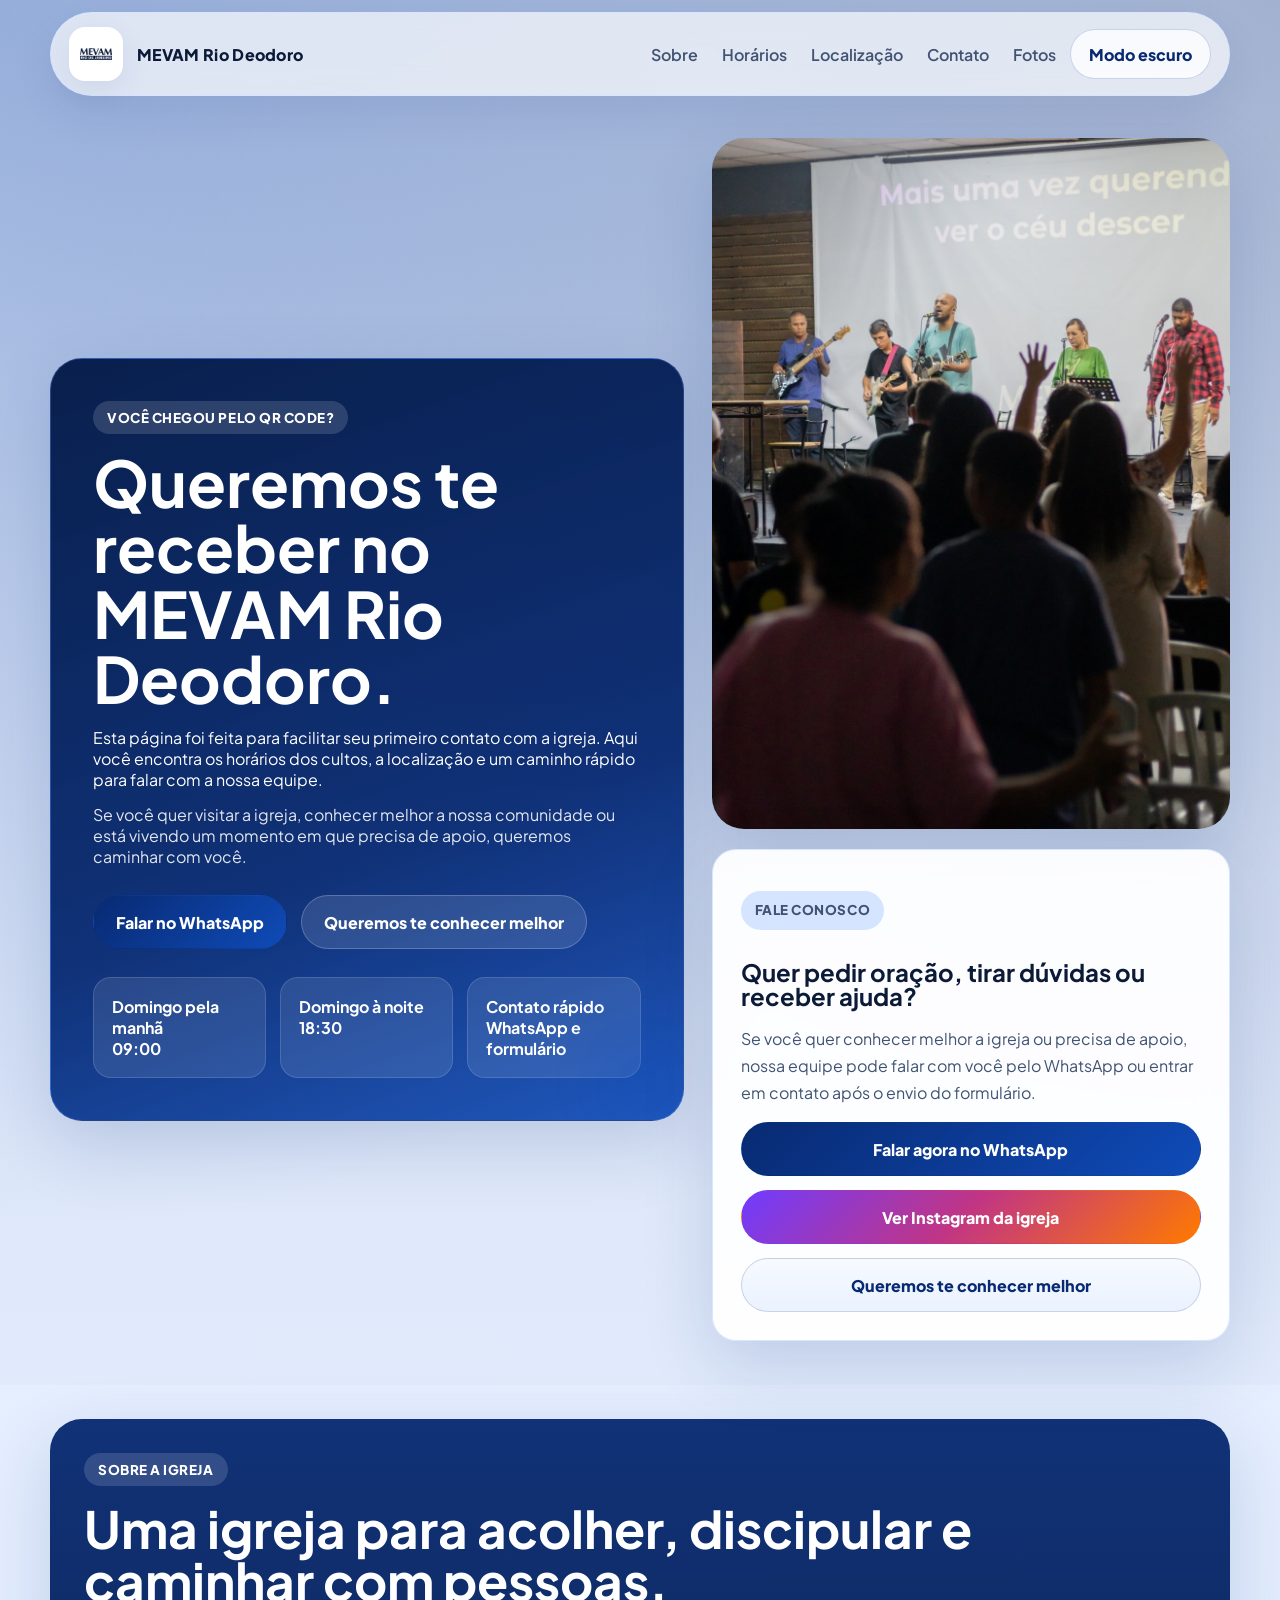
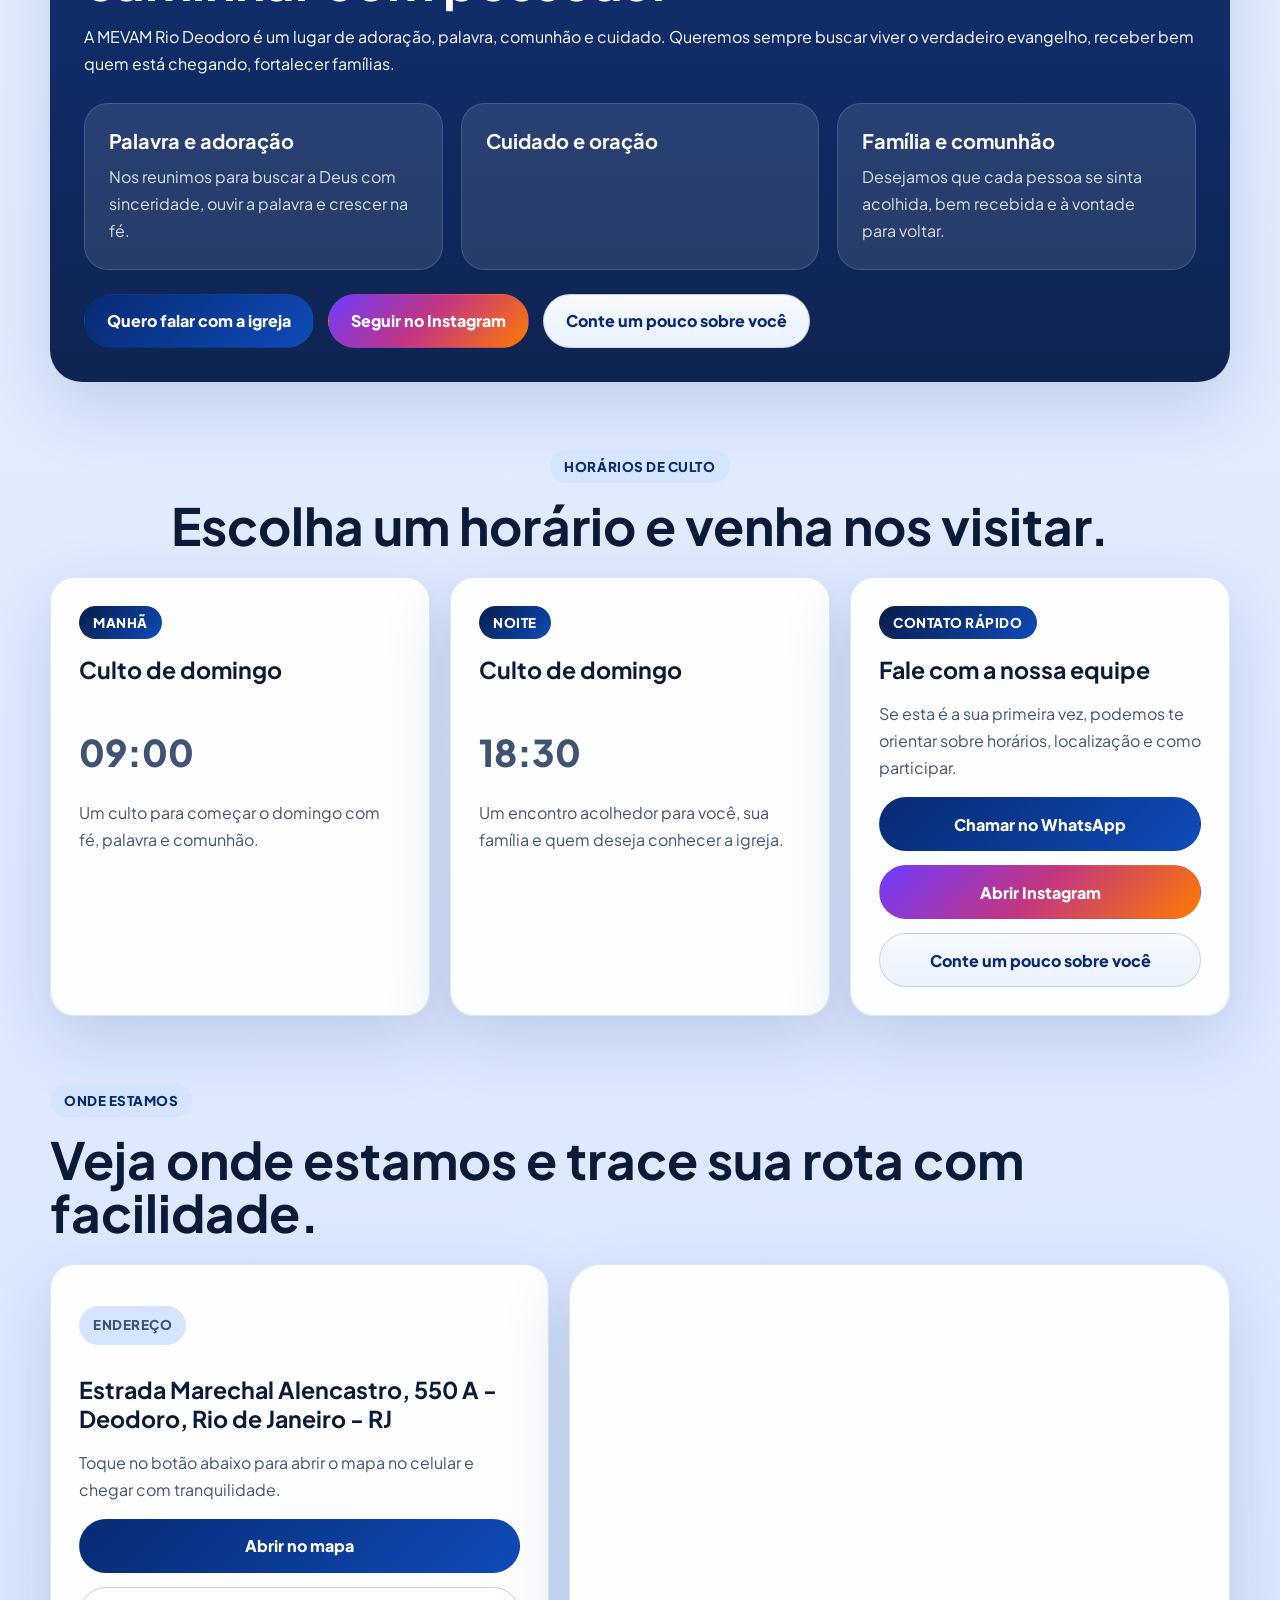
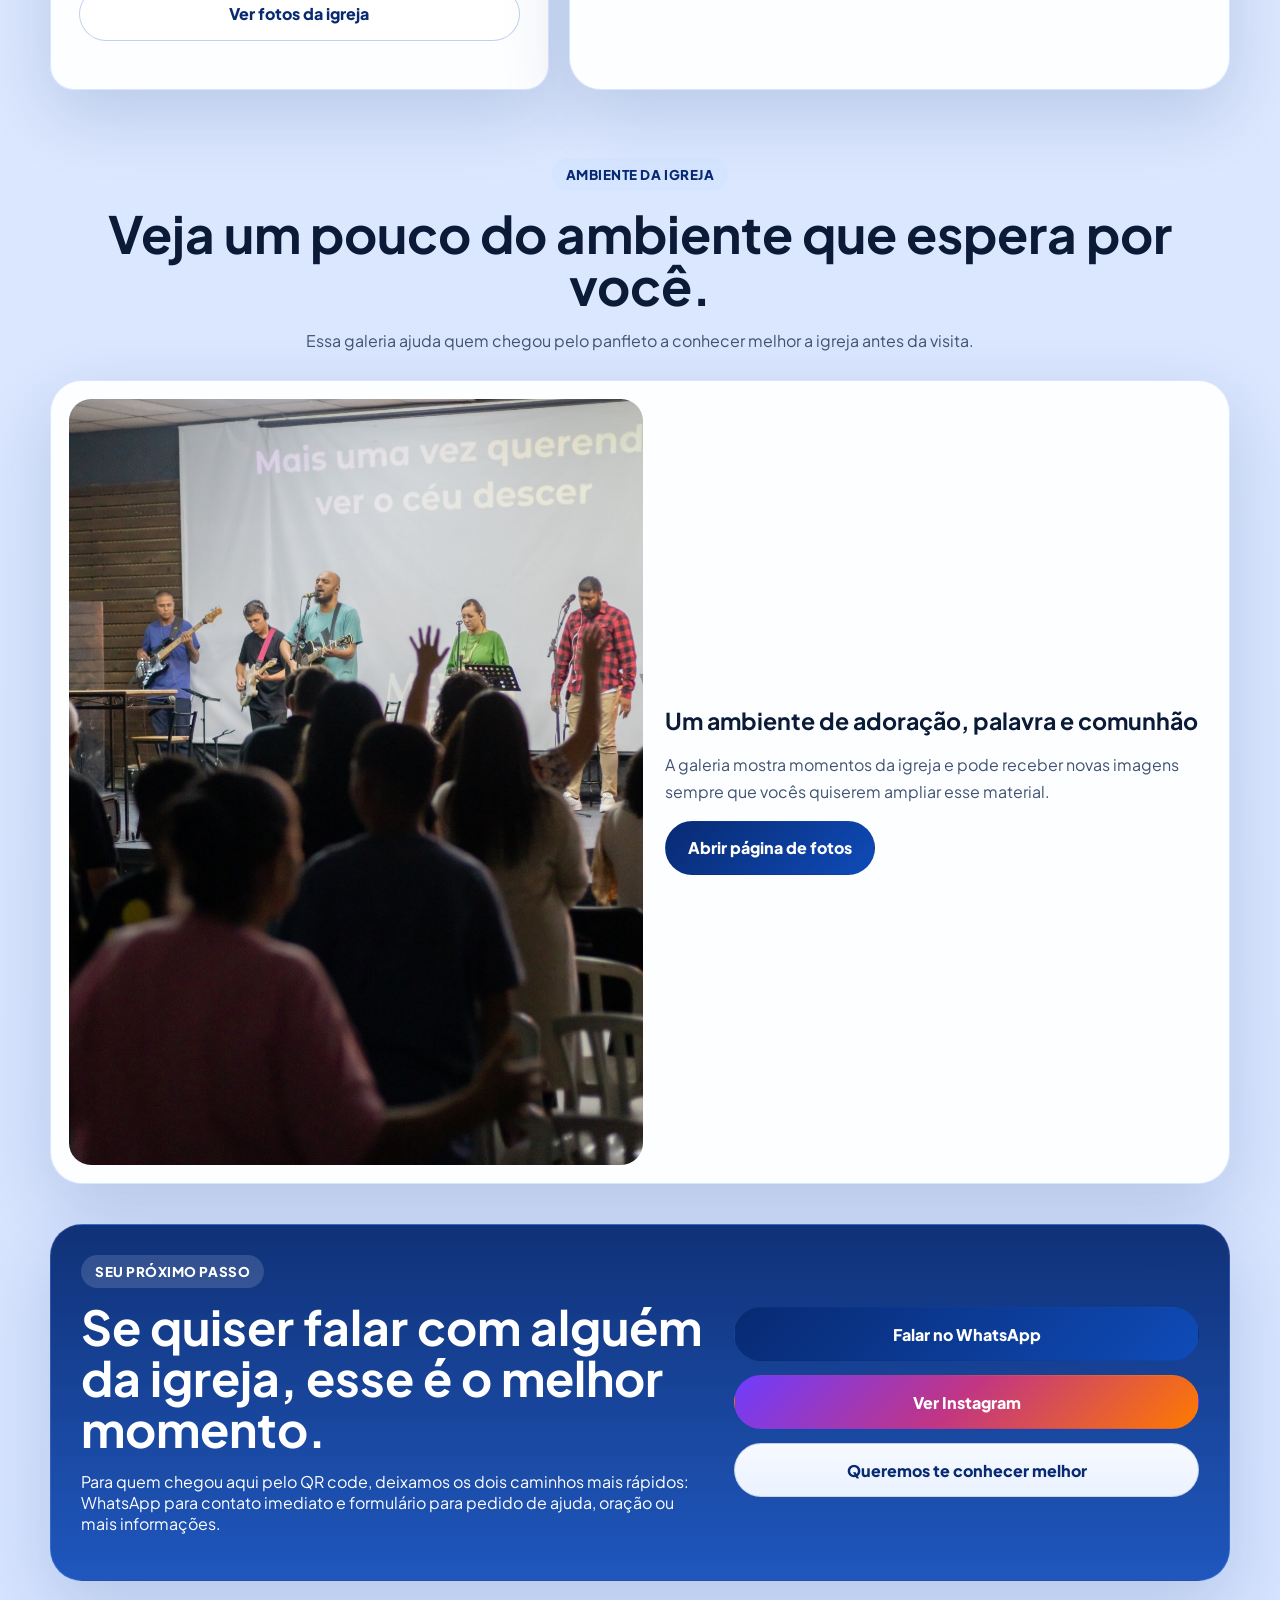
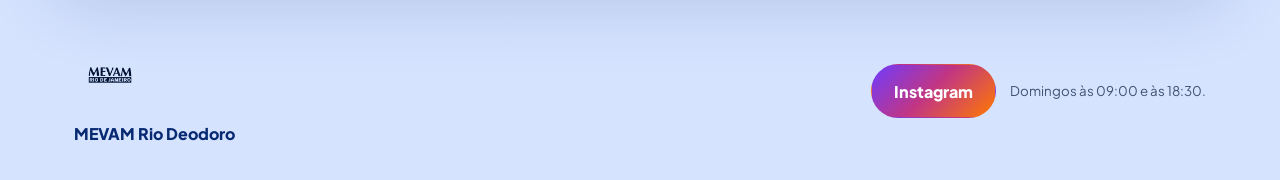
<file: Frontend/index.html>
<!DOCTYPE html>
<html lang="pt-BR">
<head>
  <meta charset="UTF-8">
  <meta name="viewport" content="width=device-width, initial-scale=1.0">
  <meta
    name="description"
    content="Escaneou o QR code? Conheça a MEVAM Rio Deodoro, veja os horários de culto, localização e fale conosco agora."
  >
  <title>MEVAM Rio Deodoro</title>
  <script>
    (() => {
      try {
        const savedTheme = localStorage.getItem("mevam-theme");
        const prefersDark = window.matchMedia("(prefers-color-scheme: dark)").matches;
        const theme = savedTheme || (prefersDark ? "dark" : "light");
        document.documentElement.setAttribute("data-theme", theme);
      } catch (error) {
        document.documentElement.setAttribute("data-theme", "light");
      }
    })();
  </script>
  <link rel="preconnect" href="https://fonts.googleapis.com">
  <link rel="preconnect" href="https://fonts.gstatic.com" crossorigin>
  <link href="https://fonts.googleapis.com/css2?family=Plus+Jakarta+Sans:wght@400;500;600;700;800&display=swap" rel="stylesheet">
  <link rel="stylesheet" href="styles.css">
</head>
<body>
  <header class="hero-shell" id="inicio">
    <nav class="topbar" aria-label="Navegação principal">
      <a class="brand" href="#inicio" aria-label="Voltar ao início">
        <img src="LOGO VERTICAL - AZUL.png" alt="Logo do MEVAM Rio Deodoro">
        <span>MEVAM Rio Deodoro</span>
      </a>

      <div class="topbar-actions">
        <div class="nav-links">
          <a href="#sobre">Sobre</a>
          <a href="#cultos">Horários</a>
          <a href="#localizacao">Localização</a>
          <a href="#contato">Contato</a>
          <a href="fotos.html">Fotos</a>
        </div>

        <button class="theme-toggle" type="button" data-theme-toggle aria-pressed="false">
          <span data-theme-toggle-label>Modo escuro</span>
        </button>
      </div>
    </nav>

    <section class="hero">
      <div class="hero-copy">
        <span class="eyebrow">Você chegou pelo QR code?</span>
        <h1>Queremos te receber no MEVAM Rio Deodoro.</h1>
        <p>
          Esta página foi feita para facilitar seu primeiro contato com a igreja. Aqui você encontra
          os horários dos cultos, a localização e um caminho rápido para falar com a nossa equipe.
        </p>

        <p class="hero-support-copy">
          Se você quer visitar a igreja, conhecer melhor a nossa comunidade ou está vivendo um momento
          em que precisa de apoio, queremos caminhar com você.
        </p>

        <div class="hero-actions">
          <a class="button primary" data-whatsapp-link href="#" target="_blank" rel="noreferrer">
            Falar no WhatsApp
          </a>
          <a class="button secondary" data-forms-link href="#" target="_blank" rel="noreferrer">
            Queremos te conhecer melhor
          </a>
        </div>

        <div class="quick-highlights" aria-label="Informações rápidas">
          <article>
            <strong>Domingo pela manhã</strong>
            <span>09:00</span>
          </article>
          <article>
            <strong>Domingo à noite</strong>
            <span>18:30</span>
          </article>
          <article>
            <strong>Contato rápido</strong>
            <span>WhatsApp e formulário</span>
          </article>
        </div>
      </div>

      <div class="hero-media">
        <div class="hero-photo-card">
          <img src="mevam-logo.png" alt="Momento de louvor durante um culto da igreja">
        </div>

        <aside class="hero-panel">
          <p class="panel-kicker">Fale conosco</p>
          <h2>Quer pedir oração, tirar dúvidas ou receber ajuda?</h2>
          <p>
            Se você quer conhecer melhor a igreja ou precisa de apoio, nossa equipe pode falar com
            você pelo WhatsApp ou entrar em contato após o envio do formulário.
          </p>

          <div class="stacked-actions">
            <a class="button primary wide" data-whatsapp-link href="#" target="_blank" rel="noreferrer">
              Falar agora no WhatsApp
            </a>
            <a class="button instagram wide" data-instagram-link href="#" target="_blank" rel="noreferrer">
              Ver Instagram da igreja
            </a>
            <a class="button ghost wide" data-forms-link href="#" target="_blank" rel="noreferrer">
              Queremos te conhecer melhor
            </a>
          </div>
        </aside>
      </div>
    </section>
  </header>

  <main>
    <section class="section about-section" id="sobre">
      <div class="about-shell">
        <div class="section-heading align-left">
          <span class="section-kicker">Sobre a igreja</span>
          <h2>Uma igreja para acolher, discipular e caminhar com pessoas.</h2>
          <p>
            A MEVAM Rio Deodoro é um lugar de adoração, palavra, comunhão e cuidado. Queremos sempre buscar viver o verdadeiro evangelho, receber
            bem quem está chegando, fortalecer famílias.
          </p>
        </div>

        <div class="about-grid">
          <article class="about-card">
            <h3>Palavra e adoração</h3>
            <p>Nos reunimos para buscar a Deus com sinceridade, ouvir a palavra e crescer na fé.</p>
          </article>

          <article class="about-card">
            <h3>Cuidado e oração</h3>
          </article>

          <article class="about-card">
            <h3>Família e comunhão</h3>
            <p>Desejamos que cada pessoa se sinta acolhida, bem recebida e à vontade para voltar.</p>
          </article>
        </div>

        <div class="about-actions">
          <a class="button primary" data-whatsapp-link href="#" target="_blank" rel="noreferrer">
            Quero falar com a igreja
          </a>
          <a class="button instagram" data-instagram-link href="#" target="_blank" rel="noreferrer">
            Seguir no Instagram
          </a>
          <a class="button ghost" data-forms-link href="#" target="_blank" rel="noreferrer">
            Conte um pouco sobre você
          </a>
        </div>
      </div>
    </section>

    <section class="section info-section" id="cultos">
      <div class="section-heading">
        <span class="section-kicker">Horários de culto</span>
        <h2>Escolha um horário e venha nos visitar.</h2>
        
      </div>

      <div class="service-grid">
        <article class="info-card service-card">
          <span class="service-badge">Manhã</span>
          <h3>Culto de domingo</h3>
          <p class="service-time">09:00</p>
          <p>Um culto para começar o domingo com fé, palavra e comunhão.</p>
        </article>

        <article class="info-card service-card">
          <span class="service-badge">Noite</span>
          <h3>Culto de domingo</h3>
          <p class="service-time">18:30</p>
          <p>Um encontro acolhedor para você, sua família e quem deseja conhecer a igreja.</p>
        </article>

        <article class="info-card support-card" id="contato">
          <span class="service-badge">Contato rápido</span>
          <h3>Fale com a nossa equipe</h3>
          <p>
            Se esta é a sua primeira vez, podemos te orientar sobre horários, localização e como participar.
          </p>
          <div class="stacked-actions">
            <a class="button primary wide" data-whatsapp-link href="#" target="_blank" rel="noreferrer">
              Chamar no WhatsApp
            </a>
            <a class="button instagram wide" data-instagram-link href="#" target="_blank" rel="noreferrer">
              Abrir Instagram
            </a>
            <a class="button ghost wide" data-forms-link href="#" target="_blank" rel="noreferrer">
              Conte um pouco sobre você
            </a>
          </div>
        </article>
      </div>
    </section>

    <section class="section location-section" id="localizacao">
      <div class="section-heading align-left">
        <span class="section-kicker">Onde estamos</span>
        <h2>Veja onde estamos e trace sua rota com facilidade.</h2>
      </div>

      <div class="location-layout">
        <article class="info-card address-card">
          <p class="panel-kicker">Endereço</p>
          <h3 data-address-label>Estrada Marechal Alencastro, 550 A - Deodoro, Rio de Janeiro - RJ</h3>
          <p>
            Toque no botão abaixo para abrir o mapa no celular e chegar com tranquilidade.
          </p>

          <div class="stacked-actions">
            <a class="button primary wide" data-map-link href="#" target="_blank" rel="noreferrer">
              Abrir no mapa
            </a>
            <a class="button secondary wide" href="fotos.html">
              Ver fotos da igreja
            </a>
          </div>
        </article>

        <div class="map-card" aria-label="Mapa com a localização da igreja">
          <iframe
            title="Mapa da igreja"
            data-map-embed
            src=""
            loading="lazy"
            referrerpolicy="no-referrer-when-downgrade"
          ></iframe>
        </div>
      </div>
    </section>

    <section class="section gallery-preview">
      <div class="section-heading">
        <span class="section-kicker">Ambiente da igreja</span>
        <h2>Veja um pouco do ambiente que espera por você.</h2>
        <p>
          Essa galeria ajuda quem chegou pelo panfleto a conhecer melhor a igreja antes da visita.
        </p>
      </div>

      <div class="preview-card">
        <img src="mevam-logo.png" alt="Pessoas reunidas em culto na igreja">
        <div>
          <h3>Um ambiente de adoração, palavra e comunhão</h3>
          <p>
            A galeria mostra momentos da igreja e pode receber novas imagens sempre que vocês quiserem ampliar esse material.
          </p>
          <a class="button primary" href="fotos.html">Abrir página de fotos</a>
        </div>
      </div>
    </section>

    <section class="section final-cta">
      <div class="cta-band">
        <div>
          <span class="section-kicker">Seu próximo passo</span>
          <h2>Se quiser falar com alguém da igreja, esse é o melhor momento.</h2>
          <p>
            Para quem chegou aqui pelo QR code, deixamos os dois caminhos mais rápidos: WhatsApp para contato imediato
            e formulário para pedido de ajuda, oração ou mais informações.
          </p>
        </div>
        <div class="stacked-actions">
          <a class="button primary wide" data-whatsapp-link href="#" target="_blank" rel="noreferrer">
            Falar no WhatsApp
          </a>
          <a class="button instagram wide" data-instagram-link href="#" target="_blank" rel="noreferrer">
            Ver Instagram
          </a>
          <a class="button ghost wide" data-forms-link href="#" target="_blank" rel="noreferrer">
            Queremos te conhecer melhor
          </a>
        </div>
      </div>
    </section>
  </main>

  <footer class="footer">
    <div>
      <img class="footer-logo" src="LOGO VERTICAL - AZUL.png" alt="Logo da MEVAM Rio Deodoro">
      <p>MEVAM Rio Deodoro</p>
    </div>
    <div class="footer-actions">
      <a class="button instagram" data-instagram-link href="#" target="_blank" rel="noreferrer">
        Instagram
      </a>
      <small id="footer-note"></small>
    </div>
  </footer>

  <div class="mobile-cta" aria-label="Ações rápidas">
    <a class="button primary" data-whatsapp-link href="#" target="_blank" rel="noreferrer">WhatsApp</a>
    <a class="button instagram" data-instagram-link href="#" target="_blank" rel="noreferrer">Instagram</a>
    <a class="button ghost" data-forms-link href="#" target="_blank" rel="noreferrer">Conte sobre você</a>
  </div>

  <script src="script.js"></script>
</body>
</html>
</file>
<file: Frontend/styles.css>
:root {
  color-scheme: light;
  --bg: #e8f0ff;
  --surface: #ffffff;
  --surface-alt: #dce9ff;
  --surface-strong: #08255b;
  --text: #0b1a36;
  --muted: #405372;
  --line: rgba(8, 37, 91, 0.16);
  --brand: #082a72;
  --brand-soft: #0f4bb8;
  --brand-deep: #061c49;
  --brand-pale: #d6e5ff;
  --white: #ffffff;
  --shadow: 0 24px 70px rgba(8, 42, 114, 0.16);
  --radius-xl: 32px;
  --radius-lg: 24px;
  --radius-md: 18px;
  --content: 1180px;
}

:root[data-theme="dark"] {
  color-scheme: dark;
  --bg: #081225;
  --surface: #0e1930;
  --surface-alt: #122241;
  --surface-strong: #071631;
  --text: #eef4ff;
  --muted: #b2c2e3;
  --line: rgba(146, 179, 255, 0.22);
  --brand: #8cb5ff;
  --brand-soft: #5c91ff;
  --brand-deep: #08152f;
  --brand-pale: rgba(140, 181, 255, 0.16);
  --white: #f5f8ff;
  --shadow: 0 24px 70px rgba(0, 0, 0, 0.38);
}

* {
  box-sizing: border-box;
}

html {
  scroll-behavior: smooth;
}

body {
  margin: 0;
  font-family: "Plus Jakarta Sans", sans-serif;
  color: var(--text);
  background:
    radial-gradient(circle at top left, rgba(15, 75, 184, 0.3), transparent 24%),
    radial-gradient(circle at top right, rgba(8, 42, 114, 0.24), transparent 26%),
    linear-gradient(180deg, #edf4ff 0%, #dfeafe 48%, #d5e3ff 100%);
}

:root[data-theme="dark"] body {
  background:
    radial-gradient(circle at top left, rgba(92, 145, 255, 0.22), transparent 26%),
    radial-gradient(circle at top right, rgba(10, 28, 68, 0.82), transparent 30%),
    linear-gradient(180deg, #071225 0%, #09162c 40%, #0b1730 100%);
}

img {
  display: block;
  max-width: 100%;
}

a {
  color: inherit;
  text-decoration: none;
}

button,
a {
  -webkit-tap-highlight-color: transparent;
}

.hero-shell,
.section,
.footer,
.gallery-page {
  padding-left: 24px;
  padding-right: 24px;
}

.topbar,
.hero,
.section-heading,
.service-grid,
.location-layout,
.preview-card,
.footer,
.gallery-header,
.gallery-grid,
.gallery-cta {
  max-width: var(--content);
  margin: 0 auto;
}

.hero-shell {
  padding-top: 12px;
  padding-bottom: 44px;
  background:
    linear-gradient(180deg, rgba(8, 42, 114, 0.12) 0%, rgba(8, 42, 114, 0.02) 100%);
}

.topbar {
  display: flex;
  align-items: center;
  justify-content: space-between;
  gap: 20px;
  padding: 14px 18px;
  border-radius: 999px;
  background: rgba(255, 255, 255, 0.68);
  border: 1px solid rgba(214, 229, 255, 0.9);
  box-shadow: 0 18px 40px rgba(8, 42, 114, 0.08);
  backdrop-filter: blur(12px);
}

:root[data-theme="dark"] .topbar {
  background: rgba(8, 16, 33, 0.78);
  border-color: rgba(140, 181, 255, 0.14);
  box-shadow: 0 18px 40px rgba(0, 0, 0, 0.26);
}

.brand {
  display: inline-flex;
  align-items: center;
  gap: 14px;
  font-weight: 800;
  letter-spacing: 0.02em;
}

.topbar-actions {
  display: flex;
  align-items: center;
  gap: 14px;
}

.brand img {
  width: 54px;
  height: 54px;
  object-fit: contain;
  border-radius: 16px;
  background: var(--white);
  box-shadow: 0 10px 30px rgba(11, 42, 99, 0.08);
}

.nav-links {
  display: flex;
  gap: 24px;
  color: var(--muted);
  font-weight: 600;
}

.theme-toggle {
  display: inline-flex;
  align-items: center;
  justify-content: center;
  min-height: 50px;
  padding: 0 18px;
  border-radius: 999px;
  border: 1px solid rgba(15, 75, 184, 0.22);
  background: rgba(255, 255, 255, 0.8);
  color: var(--brand);
  font: inherit;
  font-weight: 800;
  cursor: pointer;
  transition: transform 0.2s ease, box-shadow 0.2s ease, background-color 0.2s ease;
}

.theme-toggle:hover,
.theme-toggle:focus-visible {
  transform: translateY(-2px);
  box-shadow: 0 14px 24px rgba(8, 42, 114, 0.12);
}

:root[data-theme="dark"] .theme-toggle {
  background: rgba(17, 32, 62, 0.88);
  border-color: rgba(140, 181, 255, 0.16);
  color: var(--white);
}

.nav-links a:hover,
.nav-links a:focus-visible {
  color: var(--brand);
}

.hero {
  display: grid;
  grid-template-columns: 1.1fr 0.9fr;
  gap: 28px;
  align-items: center;
  padding-top: 42px;
}

.hero-copy,
.hero-panel,
.info-card,
.map-card,
.preview-card,
.photo-card,
.gallery-cta,
.cta-band {
  background: rgba(255, 255, 255, 0.94);
  border: 1px solid rgba(214, 229, 255, 0.95);
  box-shadow: var(--shadow);
  backdrop-filter: blur(14px);
}

:root[data-theme="dark"] .hero-panel,
:root[data-theme="dark"] .info-card,
:root[data-theme="dark"] .map-card,
:root[data-theme="dark"] .preview-card,
:root[data-theme="dark"] .photo-card,
:root[data-theme="dark"] .gallery-cta {
  background: rgba(10, 18, 36, 0.9);
  border-color: rgba(140, 181, 255, 0.12);
}

.hero-copy {
  padding: 42px;
  border-radius: var(--radius-xl);
  position: relative;
  overflow: hidden;
  background:
    linear-gradient(160deg, rgba(6, 28, 73, 0.98) 0%, rgba(8, 42, 114, 0.96) 62%, rgba(15, 75, 184, 0.92) 100%);
  border: 1px solid rgba(113, 158, 255, 0.28);
}

:root[data-theme="dark"] .hero-copy {
  background:
    linear-gradient(160deg, rgba(4, 12, 28, 0.98) 0%, rgba(7, 22, 49, 0.97) 62%, rgba(18, 47, 104, 0.94) 100%);
  border-color: rgba(140, 181, 255, 0.18);
}

.hero-copy::after {
  content: "";
  position: absolute;
  inset: auto -60px -60px auto;
  width: 200px;
  height: 200px;
  border-radius: 50%;
  background: radial-gradient(circle, rgba(15, 75, 184, 0.28), transparent 68%);
}

.hero-copy .eyebrow {
  color: var(--white);
  background: rgba(255, 255, 255, 0.14);
}

.eyebrow,
.section-kicker,
.panel-kicker,
.service-badge {
  display: inline-flex;
  align-items: center;
  justify-content: center;
  width: fit-content;
  padding: 8px 14px;
  border-radius: 999px;
  font-size: 0.84rem;
  font-weight: 800;
  text-transform: uppercase;
  letter-spacing: 0.04em;
}

.eyebrow,
.section-kicker,
.panel-kicker {
  color: var(--brand);
  background: var(--brand-pale);
}

.hero-copy h1,
.section-heading h2,
.hero-panel h2,
.gallery-copy h1 {
  margin: 16px 0;
  line-height: 1.02;
}

.hero-copy h1,
.gallery-copy h1 {
  font-size: clamp(2.7rem, 5vw, 5.1rem);
  max-width: 11ch;
}

.hero-panel p,
.section-heading p,
.info-card p,
.preview-card p,
.gallery-copy p,
.gallery-cta p,
.footer small {
  color: var(--muted);
  line-height: 1.7;
}

.hero-actions,
.stacked-actions {
  display: flex;
  flex-wrap: wrap;
  gap: 14px;
}

.hero-actions {
  margin-top: 28px;
}

.button {
  display: inline-flex;
  align-items: center;
  justify-content: center;
  min-height: 54px;
  padding: 0 22px;
  border: 1px solid transparent;
  border-radius: 999px;
  font-weight: 800;
  transition: transform 0.2s ease, box-shadow 0.2s ease, background-color 0.2s ease;
  text-align: center;
}

.button:hover,
.button:focus-visible {
  transform: translateY(-2px);
  box-shadow: 0 16px 26px rgba(11, 42, 99, 0.12);
}

.button.primary {
  background: linear-gradient(135deg, var(--brand) 0%, var(--brand-soft) 100%);
  color: var(--white);
}

.button.secondary {
  background: rgba(255, 255, 255, 0.72);
  color: var(--brand);
  border-color: rgba(15, 75, 184, 0.26);
}

.button.ghost {
  background: linear-gradient(180deg, #f7faff 0%, #eaf2ff 100%);
  color: var(--brand);
  border-color: rgba(8, 42, 114, 0.18);
}

.button.instagram {
  background: linear-gradient(135deg, #6f3cff 0%, #c13584 48%, #ff7a00 100%);
  color: var(--white);
}

:root[data-theme="dark"] .button.secondary {
  background: rgba(17, 32, 62, 0.92);
  color: var(--white);
  border-color: rgba(140, 181, 255, 0.14);
}

:root[data-theme="dark"] .button.ghost {
  background: linear-gradient(180deg, #102041 0%, #14274f 100%);
  color: var(--white);
  border-color: rgba(140, 181, 255, 0.14);
}

:root[data-theme="dark"] .button.instagram {
  background: linear-gradient(135deg, #7f4dff 0%, #d93e8f 48%, #ff8a1d 100%);
}

.hero-copy h1,
.hero-copy p,
.hero-support-copy,
.hero-copy .quick-highlights strong,
.hero-copy .quick-highlights span {
  color: var(--white);
}

.hero-support-copy {
  opacity: 0.88;
  margin-top: -2px;
}

.hero-copy .button.secondary {
  background: rgba(255, 255, 255, 0.12);
  color: var(--white);
  border-color: rgba(255, 255, 255, 0.22);
}

.button.wide {
  width: 100%;
}

.button.is-disabled {
  opacity: 0.62;
  pointer-events: none;
}

.quick-highlights {
  display: grid;
  grid-template-columns: repeat(3, minmax(0, 1fr));
  gap: 14px;
  margin-top: 28px;
}

.quick-highlights article,
.photo-caption {
  padding: 18px;
  border-radius: var(--radius-md);
  background: rgba(255, 255, 255, 0.1);
  border: 1px solid rgba(255, 255, 255, 0.14);
}

:root[data-theme="dark"] .quick-highlights article {
  background: rgba(140, 181, 255, 0.08);
  border-color: rgba(140, 181, 255, 0.14);
}

:root[data-theme="dark"] .photo-caption {
  background: rgba(17, 32, 62, 0.92);
  border-color: rgba(140, 181, 255, 0.12);
}

.quick-highlights strong,
.service-time,
.photo-caption strong {
  display: block;
}

.quick-highlights span {
  color: var(--brand);
  font-weight: 700;
  margin-top: 6px;
}

.hero-media {
  display: grid;
  gap: 20px;
}

.hero-photo-card {
  min-height: 380px;
  border-radius: var(--radius-xl);
  overflow: hidden;
  box-shadow: var(--shadow);
}

.hero-photo-card img,
.preview-card img,
.photo-card img {
  width: 100%;
  height: 100%;
  object-fit: cover;
}

.hero-panel,
.info-card,
.gallery-cta {
  padding: 28px;
  border-radius: var(--radius-lg);
}

.about-section {
  padding-top: 8px;
}

.about-shell {
  max-width: var(--content);
  margin: 0 auto;
  padding: 34px;
  border-radius: var(--radius-xl);
  background:
    linear-gradient(180deg, rgba(8, 42, 114, 0.96) 0%, rgba(6, 28, 73, 0.96) 100%);
  box-shadow: var(--shadow);
}

:root[data-theme="dark"] .about-shell {
  background:
    linear-gradient(180deg, rgba(5, 14, 33, 0.98) 0%, rgba(7, 22, 49, 0.97) 100%);
}

.about-shell .section-heading,
.about-shell .section-heading p,
.about-shell .section-heading h2 {
  color: var(--white);
}

.about-shell .section-kicker {
  color: var(--white);
  background: rgba(255, 255, 255, 0.14);
}

.about-grid {
  display: grid;
  grid-template-columns: repeat(3, minmax(0, 1fr));
  gap: 18px;
}

.about-card {
  padding: 24px;
  border-radius: var(--radius-lg);
  background: rgba(255, 255, 255, 0.1);
  border: 1px solid rgba(255, 255, 255, 0.14);
}

:root[data-theme="dark"] .about-card {
  background: rgba(140, 181, 255, 0.08);
  border-color: rgba(140, 181, 255, 0.12);
}

.about-card h3 {
  margin: 0 0 10px;
  color: var(--white);
  font-size: 1.25rem;
}

.about-card p {
  margin: 0;
  color: rgba(255, 255, 255, 0.84);
  line-height: 1.7;
}

.about-actions {
  display: flex;
  flex-wrap: wrap;
  gap: 14px;
  margin-top: 24px;
}

.section {
  padding-top: 34px;
  padding-bottom: 34px;
}

.section-heading {
  margin-bottom: 26px;
  text-align: center;
}

.section-heading.align-left {
  text-align: left;
}

.section-heading h2 {
  font-size: clamp(2rem, 4vw, 3.5rem);
}

.service-grid {
  display: grid;
  grid-template-columns: repeat(3, minmax(0, 1fr));
  gap: 20px;
}

.service-badge {
  color: var(--white);
  background: linear-gradient(135deg, var(--brand-deep) 0%, var(--brand-soft) 100%);
}

.service-card h3,
.support-card h3,
.address-card h3,
.preview-card h3,
.gallery-cta h2 {
  margin: 16px 0 10px;
  font-size: 1.45rem;
}

.service-time {
  font-size: 2.3rem;
  font-weight: 800;
  color: var(--brand);
  margin-bottom: 10px;
}

.location-layout {
  display: grid;
  grid-template-columns: 0.86fr 1.14fr;
  gap: 20px;
  align-items: stretch;
}

.map-card {
  overflow: hidden;
  border-radius: var(--radius-xl);
  min-height: 420px;
}

.map-card iframe {
  width: 100%;
  height: 100%;
  min-height: 420px;
  border: 0;
}

:root[data-theme="dark"] .map-card iframe {
  filter: saturate(0.9) contrast(0.96) brightness(0.92);
}

.preview-card {
  display: grid;
  grid-template-columns: 1fr 0.95fr;
  gap: 22px;
  align-items: center;
  padding: 18px;
  border-radius: var(--radius-xl);
}

.preview-card img {
  min-height: 300px;
  border-radius: calc(var(--radius-xl) - 10px);
}

.footer {
  display: flex;
  align-items: center;
  justify-content: space-between;
  gap: 20px;
  padding-top: 24px;
  padding-bottom: 36px;
}

.footer p {
  margin: 12px 0 0;
  font-weight: 800;
  color: var(--brand);
}

.footer-logo {
  width: 72px;
  height: 72px;
  object-fit: contain;
}

.footer-actions {
  display: flex;
  align-items: center;
  gap: 14px;
  flex-wrap: wrap;
}

.gallery-page {
  padding-top: 12px;
  padding-bottom: 48px;
}

.gallery-header {
  display: grid;
  grid-template-columns: 0.95fr 1.05fr;
  gap: 28px;
  align-items: center;
  margin-top: 28px;
  margin-bottom: 30px;
}

.gallery-back {
  margin-top: 14px;
}

.gallery-photo {
  min-height: 520px;
  border-radius: var(--radius-xl);
  overflow: hidden;
  box-shadow: var(--shadow);
}

.gallery-grid {
  display: grid;
  grid-template-columns: repeat(3, minmax(0, 1fr));
  gap: 18px;
}

.photo-card {
  overflow: hidden;
  border-radius: var(--radius-lg);
}

.photo-card img {
  aspect-ratio: 4 / 5;
}

.photo-card.focus-stage img {
  object-position: center 18%;
}

.photo-card.focus-crowd img {
  object-position: center 70%;
}

.photo-card.focus-wide img {
  object-position: center 42%;
}

.photo-caption {
  border-radius: 0;
}

.gallery-cta {
  display: grid;
  grid-template-columns: 1fr auto;
  gap: 16px;
  align-items: center;
  margin-top: 26px;
}

.final-cta {
  padding-top: 6px;
}

.cta-band {
  max-width: var(--content);
  margin: 0 auto;
  padding: 30px;
  border-radius: var(--radius-xl);
  display: grid;
  grid-template-columns: 1.15fr 0.85fr;
  gap: 24px;
  align-items: center;
  background:
    linear-gradient(180deg, rgba(8, 42, 114, 0.96) 0%, rgba(15, 75, 184, 0.92) 100%);
  border: 1px solid rgba(123, 167, 255, 0.26);
}

:root[data-theme="dark"] .cta-band {
  background:
    linear-gradient(180deg, rgba(4, 12, 28, 0.98) 0%, rgba(19, 47, 103, 0.94) 100%);
  border-color: rgba(140, 181, 255, 0.16);
}

.cta-band h2 {
  margin: 14px 0 12px;
  font-size: clamp(1.9rem, 4vw, 3rem);
  line-height: 1.06;
  color: var(--white);
}

.cta-band p,
.cta-band .section-kicker {
  color: var(--white);
}

.cta-band .section-kicker {
  background: rgba(255, 255, 255, 0.14);
}

.mobile-cta {
  display: none;
}

@media (max-width: 1100px) {
  .hero,
  .gallery-header,
  .preview-card,
  .location-layout,
  .cta-band,
  .about-grid {
    grid-template-columns: 1fr;
  }

  .service-grid,
  .gallery-grid,
  .quick-highlights {
    grid-template-columns: repeat(2, minmax(0, 1fr));
  }
}

@media (max-width: 760px) {
  .hero-shell,
  .section,
  .footer,
  .gallery-page {
    padding-left: 16px;
    padding-right: 16px;
  }

  .topbar,
  .footer {
    flex-direction: column;
    align-items: flex-start;
  }

  .topbar {
    border-radius: 28px;
  }

  .topbar-actions {
    width: 100%;
    justify-content: flex-start;
    flex-wrap: wrap;
  }

  .gallery-cta {
    grid-template-columns: 1fr;
  }

  .nav-links {
    display: none;
  }

  .hero-copy,
  .hero-panel,
  .info-card,
  .gallery-cta,
  .about-shell {
    padding: 22px;
  }

  .hero {
    padding-top: 24px;
  }

  .hero-copy h1,
  .gallery-copy h1 {
    max-width: 100%;
    font-size: clamp(2.35rem, 10vw, 3.4rem);
  }

  .hero-actions,
  .stacked-actions {
    flex-direction: column;
  }

  .button,
  .button.wide {
    width: 100%;
  }

  .quick-highlights,
  .service-grid,
  .gallery-grid {
    grid-template-columns: 1fr;
  }

  .hero-photo-card,
  .map-card,
  .map-card iframe,
  .gallery-photo {
    min-height: 280px;
  }

  .preview-card img,
  .photo-card img {
    aspect-ratio: 4 / 4;
  }

  .footer {
    padding-bottom: 104px;
  }

  .mobile-cta {
    position: fixed;
    left: 12px;
    right: 12px;
    bottom: 12px;
    z-index: 20;
    display: grid;
    grid-template-columns: 1fr 1fr 1fr;
    gap: 10px;
    padding: 10px;
    border-radius: 22px;
    background: rgba(255, 255, 255, 0.94);
    border: 1px solid rgba(214, 229, 255, 0.95);
    box-shadow: 0 18px 40px rgba(8, 42, 114, 0.2);
    backdrop-filter: blur(12px);
  }

  :root[data-theme="dark"] .mobile-cta {
    background: rgba(8, 16, 33, 0.94);
    border-color: rgba(140, 181, 255, 0.14);
  }
}
</file>
